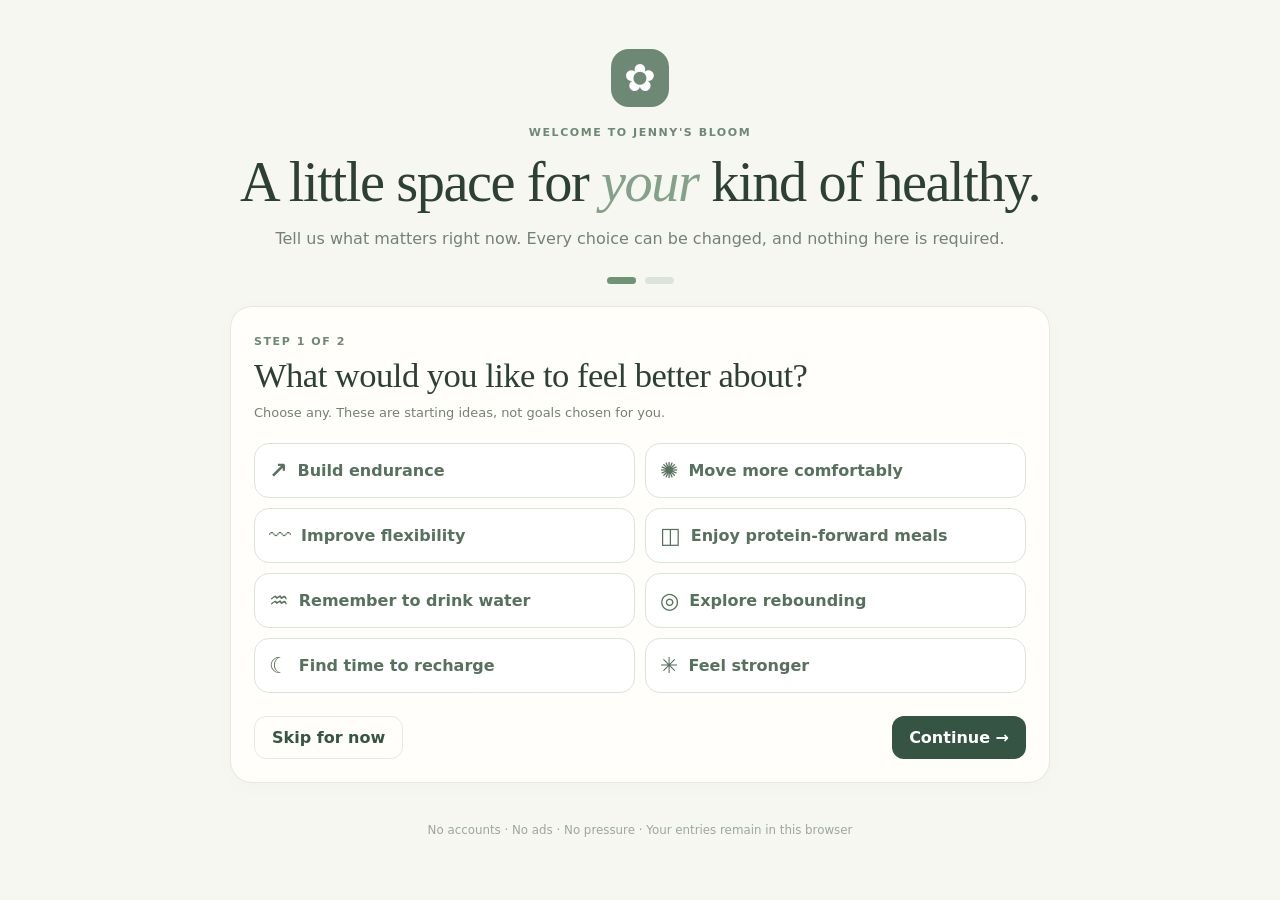
<file: index.html>
<!doctype html>
<html lang="en">
<head>
  <meta charset="UTF-8" />
  <meta name="viewport" content="width=device-width, initial-scale=1, viewport-fit=cover" />
  <meta name="theme-color" content="#f7f7f1" />
  <meta name="description" content="Jenny's Bloom — a private-by-design wellness planning prototype." />
  <title>Jenny's Bloom · A little better, every day</title>
  <link rel="icon" type="image/svg+xml" href="./assets/icon.svg" />
  <link rel="manifest" href="./manifest.webmanifest" />

<link rel="stylesheet" href="./styles.css" />
</head>
<body>
  <div id="app"></div>
  <noscript>This prototype needs JavaScript to save your choices on this device.</noscript>
  <script type="module" src="./app.mjs"></script>
</body>
</html>
</file>
<file: styles.css>
:root{font-family:'DM Sans',ui-sans-serif,system-ui,-apple-system,Segoe UI,sans-serif;color:#2d4035;background:#f7f7f1;font-synthesis:none;text-rendering:optimizeLegibility;-webkit-font-smoothing:antialiased;--forest:#355444;--sage:#6d8875;--pale:#e7eee4;--paper:#f7f7f1;--card:#fffefa;--ink:#2d4035;--muted:#748276;--line:#e7e9e0;--peach:#fbede2;--butter:#fff5dc;--mint:#e9f2e7;--lavender:#efecf7;--radius:22px}
*{box-sizing:border-box}body{margin:0;min-height:100vh}button,input,select,textarea{font:inherit}button{cursor:pointer}button:disabled{opacity:.45;cursor:not-allowed}button:focus-visible,a:focus-visible,input:focus-visible,textarea:focus-visible,select:focus-visible{outline:3px solid #a3c9a5;outline-offset:3px}a{color:#3f7253}p{line-height:1.55}h1,h2,h3,h4,p{margin:0}h1,h2,h3{font-weight:500}h1,h2,.serif{font-family:'DM Serif Display',Georgia,serif}h1{font-size:clamp(2.2rem,4.4vw,3.55rem);line-height:1.1;letter-spacing:-.025em}h2{font-size:clamp(1.7rem,2.7vw,2.3rem);line-height:1.15;letter-spacing:-.015em}h3{font-size:1.15rem}.small{font-size:.81rem}.tiny{font-size:.72rem}.muted{color:var(--muted)}.strong{font-weight:700}.caps{text-transform:uppercase;letter-spacing:.14em;font-size:.69rem;font-weight:700;color:var(--sage)}.line{height:1px;background:var(--line);margin:14px 0}.shell{display:flex;min-height:100vh}.sidebar{position:fixed;inset:0 auto 0 0;width:248px;background:#fffefa;border-right:1px solid var(--line);padding:31px 19px 18px;display:flex;flex-direction:column;z-index:40}.brand{display:flex;align-items:center;gap:11px;margin:0 10px 40px;text-decoration:none;color:var(--forest)}.brand-symbol{width:39px;height:39px;border-radius:14px;display:grid;place-items:center;background:var(--sage);color:#fff;font-size:25px}.brand-word{font-family:'DM Serif Display',Georgia,serif;font-size:1.8rem;line-height:1}.brand-sub{font-size:.55rem;letter-spacing:.13em;text-transform:uppercase;display:block;margin-top:4px;color:var(--muted);font-weight:700}.nav-list{display:grid;gap:7px}.nav-button{background:transparent;border:0;display:flex;align-items:center;gap:13px;color:#66776c;width:100%;text-align:left;font-size:.9rem;border-radius:13px;padding:14px 15px;font-weight:600}.nav-button:hover{background:#f5f6f1;color:var(--forest)}.nav-button.active{background:var(--pale);color:var(--forest)}.nav-glyph{font-size:1.24rem;line-height:1;width:24px;text-align:center;opacity:.82}.side-quote{margin-top:auto;background:#f2f5ee;border-radius:18px;padding:19px;color:var(--forest)}.side-quote .quote-flower{font-size:24px;margin-bottom:8px}.side-quote p{font-family:'DM Serif Display',Georgia,serif;font-size:1.15rem;line-height:1.35}.side-quote span{display:block;margin-top:9px;color:#819184;font-size:.75rem}.side-foot{margin:17px 10px 0;color:#9ba79a;font-size:.72rem}.main{margin-left:248px;min-width:0;flex:1;padding:0 5vw 65px}.topbar{height:86px;display:flex;justify-content:space-between;align-items:center;gap:16px;border-bottom:1px solid var(--line)}.topbar-left{display:flex;align-items:center;gap:10px;color:var(--muted);font-size:.83rem}.topbar-right{display:flex;align-items:center;gap:13px}.date-badge{font-size:.77rem;color:var(--muted)}.avatar{width:37px;height:37px;border-radius:50%;background:#e3eadf;color:#50765e;display:grid;place-items:center;font-weight:700;border:1px solid #ceddcb}.preview-flag{font-size:.68rem;font-weight:800;letter-spacing:.08em;color:#90694f;background:#fdf0e4;padding:7px 10px;border-radius:999px}.content{max-width:1230px;margin:0 auto;padding-top:33px}.headline-row{display:flex;align-items:center;justify-content:space-between;gap:20px;margin-bottom:25px}.headline-row p{margin-top:8px;color:var(--muted);max-width:690px}.page-intro{margin-bottom:26px}.page-intro p{margin-top:8px;color:var(--muted);max-width:770px}.hero{background:#e8eee6;position:relative;overflow:hidden;border-radius:29px;padding:42px 43px;display:flex;align-items:center;justify-content:space-between;gap:20px;min-height:266px}.hero:before{content:'';position:absolute;width:340px;height:340px;right:-80px;top:-155px;border:45px solid #dfe8db;border-radius:50%}.hero:after{content:'';position:absolute;width:170px;height:170px;right:160px;bottom:-120px;border:25px solid #dce6d9;border-radius:50%}.hero-copy{position:relative;z-index:1;max-width:620px}.hero h1{margin:11px 0 12px;color:#304f3d}.hero h1 em{color:#7d9a80;font-weight:400}.hero p{color:#66806e;max-width:470px;line-height:1.6}.hero-art{position:relative;z-index:1;font-size:110px;opacity:.9;transform:rotate(-13deg);margin:0 40px 0 10px;filter:drop-shadow(0 16px 15px #adc5ae66)}.hero-actions{display:flex;gap:10px;margin-top:21px;flex-wrap:wrap}.grid{display:grid;gap:19px}.grid-2{grid-template-columns:repeat(2,minmax(0,1fr))}.grid-3{grid-template-columns:repeat(3,minmax(0,1fr))}.grid-4{grid-template-columns:repeat(4,minmax(0,1fr))}.dashboard-grid{grid-template-columns:1.02fr .98fr;gap:20px;margin-top:22px}.card{background:var(--card);border:1px solid var(--line);border-radius:var(--radius);padding:23px;box-shadow:0 4px 24px #34473605;min-width:0}.card.soft{background:#eef3ec;border-color:#eef3ec}.card.peach{background:var(--peach);border-color:var(--peach)}.card.mint{background:var(--mint);border-color:var(--mint)}.card.butter{background:var(--butter);border-color:var(--butter)}.card.lavender{background:var(--lavender);border-color:var(--lavender)}.card-title{display:flex;align-items:center;gap:10px;font-size:1rem;color:var(--forest);font-weight:700}.card-title .round-icon{font-size:19px}.card-top{display:flex;align-items:center;justify-content:space-between;gap:12px;margin-bottom:19px}.card-sub{font-size:.77rem;color:var(--muted)}.metric-number{font-family:'DM Serif Display',Georgia,serif;font-size:2.8rem;line-height:1.1;color:var(--forest)}.metric-label{color:var(--muted);font-size:.82rem}.mini-btn{font-size:.79rem;border:1px solid #cfddd0;border-radius:999px;background:#fff;padding:8px 13px;color:#45684e;font-weight:700}.mini-btn:hover{background:#edf4ec}.btn{border:0;border-radius:12px;background:var(--forest);color:#fff;min-height:43px;padding:11px 17px;font-weight:700;display:inline-flex;align-items:center;gap:8px;justify-content:center;white-space:normal;text-align:center}.btn:hover{background:#456c54}.btn.secondary{background:#fff;color:var(--forest);border:1px solid #d9e2d5}.btn.secondary:hover{background:#f3f8f1}.btn.ghost{background:transparent;border:1px solid var(--line);color:var(--forest)}.btn.ghost:hover{background:#f8fbf6}.btn.danger{background:#a94747}.btn.small{font-size:.76rem;min-height:35px;padding:8px 12px;border-radius:10px}.btn.full{width:100%}.chip{display:inline-flex;align-items:center;gap:5px;border:1px solid #dde5db;color:#536c58;border-radius:999px;padding:7px 11px;background:#f9fcf8;font-size:.76rem;font-weight:600}.chip.selected{background:var(--forest);color:#fff;border-color:var(--forest)}.chips{display:flex;gap:8px;flex-wrap:wrap}.pill{border-radius:99px;font-size:.72rem;font-weight:700;padding:5px 10px;display:inline-flex;align-items:center;gap:4px;color:#5b7460;background:#e9f1e8}.text-link{background:none;border:0;padding:0;font-size:.8rem;font-weight:700;color:#527259;text-decoration:underline;text-underline-offset:3px}.text-link:hover{color:#2f5038}.water-card{display:flex;align-items:center;gap:15px;justify-content:space-between}.water-ring{width:125px;height:125px;flex-shrink:0;position:relative;display:grid;place-items:center}.water-ring svg{width:125px;transform:rotate(-90deg)}.water-ring .inside{position:absolute;text-align:center}.water-ring .inside strong{display:block;color:var(--forest);font-size:1.25rem}.water-ring .inside span{font-size:.66rem;color:var(--muted)}.quick-actions{display:flex;align-items:center;flex-wrap:wrap;gap:7px;margin-top:17px}.section-row{display:flex;align-items:center;justify-content:space-between;gap:15px;margin:28px 0 17px}.section-row h2{font-size:1.8rem}.stack{display:flex;flex-direction:column;gap:15px}.row{display:flex;align-items:center;gap:12px}.between{justify-content:space-between}.grow{flex:1;min-width:0}.tile{border-radius:17px;background:#f3f6ef;padding:16px;display:flex;gap:13px;align-items:flex-start}.tile .tile-icon{height:42px;min-width:42px;display:grid;place-items:center;background:#e3ecdf;border-radius:13px;font-size:22px}.tile strong{display:block;font-size:.9rem}.tile p{font-size:.75rem;color:var(--muted);margin-top:3px}.stat-icon{width:49px;height:49px;background:#eef4ec;display:grid;place-items:center;border-radius:15px;font-size:23px;color:#607d65}.timeline-item{display:flex;align-items:flex-start;gap:12px;border-bottom:1px solid var(--line);padding:11px 0}.timeline-item:last-child{border:0}.timeline-dot{width:30px;height:30px;display:grid;place-items:center;background:#e8f0e8;color:#517457;border-radius:10px;flex-shrink:0}.timeline-item p{font-size:.85rem;margin-top:3px;color:var(--muted)}.tabs{display:flex;gap:5px;background:#e9ede5;padding:5px;border-radius:13px;flex-wrap:wrap;width:max-content;max-width:100%;margin-bottom:22px}.tab{border:0;border-radius:10px;color:#697e6b;background:transparent;padding:10px 14px;font-size:.84rem;font-weight:700}.tab.active{background:#fff;color:var(--forest);box-shadow:0 2px 5px #17281e0d}.recipe-card{display:flex;flex-direction:column;gap:12px;min-height:310px}.recipe-banner{height:108px;border-radius:15px;display:flex;align-items:center;justify-content:center;font-size:67px;position:relative}.recipe-banner.peach{background:#f9e8d9}.recipe-banner.mint{background:#e5f1e4}.recipe-banner.lavender{background:#efebf5}.recipe-banner.butter{background:#fcf0d5}.recipe-info{display:flex;flex-direction:column;gap:8px;flex:1}.recipe-info h3{font-family:'DM Serif Display',Georgia,serif;font-size:1.4rem}.recipe-info p{font-size:.8rem;color:var(--muted)}.recipe-actions{display:flex;gap:8px;flex-wrap:wrap}.badge-stack{display:flex;gap:6px;flex-wrap:wrap}.badge{background:#f0f4ed;border-radius:8px;padding:5px 8px;font-size:.69rem;color:#55715a}.form-field{display:grid;gap:7px;margin-bottom:14px}.form-field label,.field-label{font-size:.78rem;font-weight:700;color:#425b49}input[type=text],input[type=number],input[type=date],input[type=time],select,textarea{width:100%;border:1px solid #d6dfd4;color:var(--ink);padding:12px;border-radius:11px;background:#fff;min-height:44px}textarea{min-height:85px;resize:vertical}input[type=checkbox]{accent-color:var(--forest);width:17px;height:17px}.check-row{display:flex;align-items:center;gap:9px;font-size:.86rem;color:#45604b}.form-actions{display:flex;flex-wrap:wrap;gap:8px}.input-row{display:flex;gap:8px;align-items:end}.input-row .form-field{flex:1;margin:0}.list-item{display:flex;align-items:center;justify-content:space-between;gap:12px;padding:12px 0;border-bottom:1px solid var(--line)}.list-item:last-child{border-bottom:0}.list-item .list-title{font-weight:700;font-size:.9rem}.list-item .subtext{font-size:.75rem;color:var(--muted);margin-top:4px}.icon-btn{border:0;background:#f1f4ed;color:#667868;width:33px;height:33px;border-radius:10px;font-size:17px;display:grid;place-items:center}.icon-btn:hover{background:#e5ebe1}.kitchen-two{grid-template-columns:1.05fr .95fr}.empty{text-align:center;border:1px dashed #cddacc;background:#f8faf6;border-radius:17px;padding:34px 20px;color:#778779}.empty .empty-icon{font-size:35px;margin-bottom:10px}.empty h3{color:#56705c;margin-bottom:7px}.empty p{font-size:.85rem;max-width:360px;margin:auto}.meal-day{padding:13px 0;border-bottom:1px solid var(--line)}.meal-day:last-child{border:0}.meal-day .date{font-weight:700;font-size:.86rem}.meal-day .plan-detail{font-size:.8rem;color:var(--muted);margin-top:5px}.activity-card .activity-symbol{font-size:38px;width:58px;height:58px;display:grid;place-items:center;background:#eef1e9;border-radius:18px;color:#617c67}.activity-card h3{font-size:1.1rem;margin:11px 0 8px;font-family:'DM Serif Display',Georgia,serif}.activity-card p{color:var(--muted);font-size:.85rem;margin:8px 0 16px}.activity-card .meta{display:flex;gap:6px;flex-wrap:wrap}.goal-card{min-height:150px}.progress-track{height:9px;background:#edf0e9;border-radius:20px;overflow:hidden;margin:17px 0 10px}.progress-fill{height:100%;background:#8aa78a;border-radius:20px;transition:width .3s}.profile-chip{display:flex;gap:8px;flex-wrap:wrap;margin-top:11px}.banner-note{background:#fdf5e6;border:1px solid #f3e4c5;border-radius:15px;padding:14px 17px;color:#866c4a;font-size:.81rem;line-height:1.55;margin-bottom:21px}.banner-note a{color:#7b5a31}.info-note{font-size:.78rem;background:#eef5ed;border:1px solid #dbe8d9;border-radius:13px;padding:14px 15px;color:#647d65;line-height:1.55}.danger-note{background:#fdf1ed;border-color:#f3d6c9;color:#96604c}.setting-row{display:flex;justify-content:space-between;align-items:center;padding:16px 0;border-bottom:1px solid var(--line);gap:17px}.setting-row:last-child{border:0}.setting-row strong{display:block;font-size:.92rem}.setting-row p{font-size:.78rem;color:var(--muted);margin-top:4px}.stat-row{display:flex;justify-content:space-between;gap:15px;align-items:center}.eyebrow{color:#739078;font-weight:700;letter-spacing:.12em;text-transform:uppercase;font-size:.68rem}.onboard{max-width:820px;margin:14px auto}.onboard-header{text-align:center;margin-bottom:25px}.onboard-header h1{margin:13px 0}.onboard-header p{color:var(--muted)}.onboard-options{display:grid;grid-template-columns:repeat(2,minmax(0,1fr));gap:10px}.onboard-option{border:1px solid #dae4d7;background:#fff;padding:14px;text-align:left;border-radius:15px;color:#56715d;font-weight:700;display:flex;align-items:center;gap:10px}.onboard-option.selected{background:#e4eee3;border-color:#6c9a73}.onboard-option .sym{font-size:22px}.onboard-steps{display:flex;align-items:center;justify-content:center;gap:9px;margin-bottom:22px}.step-dot{width:29px;height:7px;background:#dce4d9;border-radius:12px}.step-dot.active{background:#6e9475}.modal-backdrop{position:fixed;inset:0;background:#16271b99;display:flex;align-items:center;justify-content:center;z-index:70;padding:18px;overflow:auto}.modal{background:var(--card);border-radius:23px;padding:27px;max-width:590px;width:100%;max-height:min(90vh,850px);overflow:auto;box-shadow:0 18px 80px #172b2040}.modal h2{font-size:1.95rem;margin-bottom:10px}.modal p{color:var(--muted);font-size:.89rem}.modal-head{display:flex;align-items:flex-start;justify-content:space-between;gap:20px;margin-bottom:13px}.timer{font-family:'DM Serif Display',Georgia,serif;font-size:4rem;text-align:center;color:var(--forest);padding:20px 0 8px}.timer-caption{text-align:center;color:var(--muted);font-size:.83rem}.modal-steps{margin:20px 0;display:grid;gap:12px;padding-left:18px;color:#4b6553;line-height:1.55;font-size:.87rem}.modal-actions{display:flex;flex-wrap:wrap;gap:10px;margin-top:18px}.toast{position:fixed;right:22px;bottom:24px;z-index:99;background:#365a43;color:#fff;padding:13px 19px;border-radius:13px;box-shadow:0 15px 36px #243d2c36;font-size:.86rem;max-width:330px}.bottom-nav{display:none}.choice-grid{display:grid;grid-template-columns:repeat(4,minmax(0,1fr));gap:8px}.choice{border:1px solid var(--line);border-radius:13px;text-align:center;background:#fff;padding:13px 6px;font-size:.76rem;color:#6b7b70}.choice.selected{border-color:#86a78b;background:#eaf2e7;color:#355540;font-weight:700}.choice .choice-emoji{font-size:21px;display:block;margin-bottom:6px}.spaced{margin-top:18px}.alert-link{display:block;font-size:.76rem;margin-top:10px}.inline-hint{font-size:.76rem;color:var(--muted);margin-top:9px}.landing-footer{margin-top:38px;color:#9ba79a;font-size:.74rem;text-align:center}
@media (min-width:1400px){.main{padding-left:7vw;padding-right:7vw}}
@media (max-width:1180px){.main{padding:0 30px 55px}.sidebar{width:218px}.main{margin-left:218px}.grid-3{grid-template-columns:repeat(2,minmax(0,1fr))}.hero-art{font-size:84px;margin-right:10px}}
@media (max-width:850px){.sidebar{display:none}.main{margin-left:0;padding:0 20px 100px}.topbar{height:68px}.bottom-nav{position:fixed;bottom:0;left:0;right:0;background:#fffefa;border-top:1px solid var(--line);display:grid;grid-template-columns:repeat(5,minmax(0,1fr));padding:8px 5px calc(8px + env(safe-area-inset-bottom));z-index:50;box-shadow:0 -8px 24px #2b44300a}.bottom-nav button{border:0;background:transparent;padding:8px 2px;color:#8b9a8d;display:grid;gap:5px;justify-items:center;font-size:.66rem;font-weight:700}.bottom-nav button.active{color:#395e45}.bottom-nav .nav-glyph{font-size:1.36rem}.content{padding-top:24px}.hero{padding:32px}.hero-art{font-size:64px}.date-badge{display:none}}
@media(max-width:600px){.main{padding:0 14px 105px}.topbar{height:62px}.preview-flag{font-size:.58rem}.topbar-left{font-size:.76rem}.content{padding-top:18px}.hero{border-radius:23px;padding:31px 23px;min-height:225px}.hero-art{display:none}.hero h1{font-size:2.6rem}.hero p{font-size:.86rem}.headline-row{align-items:flex-start;flex-direction:column}.card{padding:18px;border-radius:19px}.grid-2,.grid-3,.grid-4,.dashboard-grid,.kitchen-two{grid-template-columns:1fr}.onboard-options{grid-template-columns:1fr}.choice-grid{grid-template-columns:repeat(2,minmax(0,1fr))}.section-row{margin:25px 0 14px}.section-row h2{font-size:1.55rem}.water-ring{width:108px;height:108px}.water-ring svg{width:108px}.tabs{width:100%}.tab{flex:1;font-size:.75rem;padding:9px 6px}.modal{padding:19px}.modal h2{font-size:1.6rem}.timer{font-size:3.2rem}.toast{left:15px;right:15px;bottom:94px}.input-row{flex-direction:column;align-items:stretch}.input-row .form-field{width:100%}.hero-actions .btn{width:100%}}
@media(prefers-reduced-motion:reduce){*,*:before,*:after{animation-duration:.01ms!important;transition-duration:.01ms!important;scroll-behavior:auto!important}}
</file>
